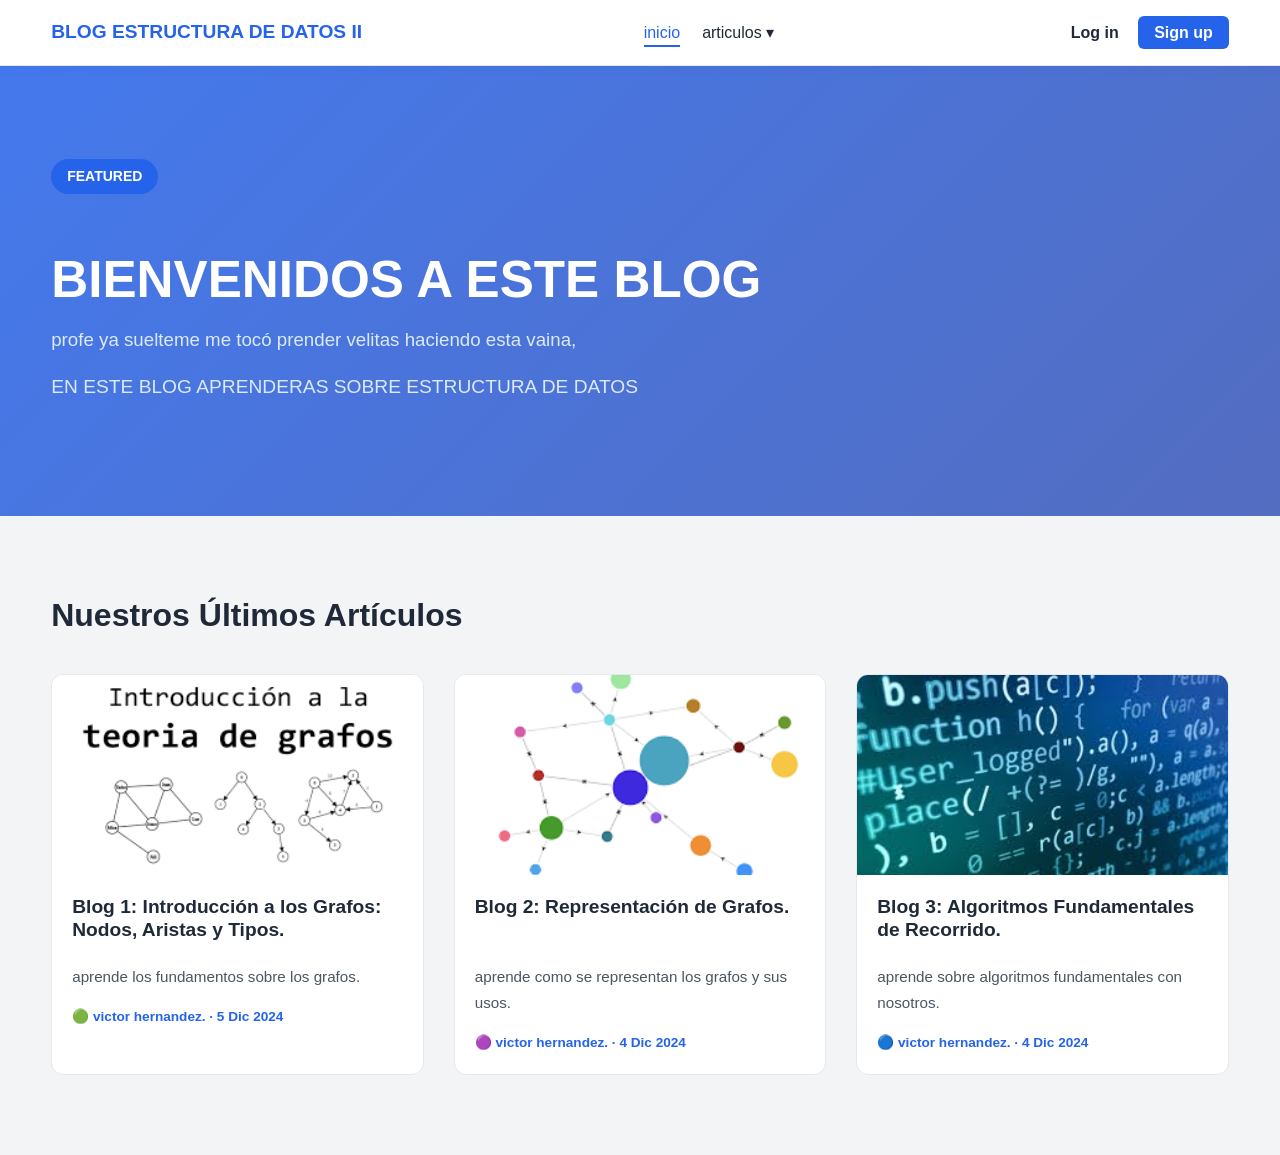
<file: index.html>
<!DOCTYPE html>
<html lang="es">
<head>
    <meta charset="UTF-8">
    <meta name="viewport" content="width=device-width, initial-scale=1.0">
    <title>Home – Blogs</title>
    <link rel="stylesheet" href="style.css"> 
</head>
<body>

<header class="navbar">
    <div class="nav-container">
        <div class="logo">BLOG ESTRUCTURA DE DATOS II</div>
        <nav>
            <ul class="nav-links">
                <li><a href="index.html" class="active">inicio</a></li> 

                <li class="dropdown">
                    <a href="#">articulos ▾</a>
                    <ul class="dropdown-menu">
                        <li><a href="blog1.html">Introducción a los Grafos</a></li>
                        <li><a href="blog2.html">Representación de Grafos</a></li>
                        <li><a href="blog3.html">Algoritmos de Recorrido</a></li>
                    </ul>
                </li>
            </ul>
        </nav>

        <div class="auth-buttons">
            <a href="#" class="login">Log in</a>
            <a href="#" class="signup">Sign up</a>
        </div>
    </div>
</header>

<section class="hero">
    <div class="hero-content">
        <span class="badge">FEATURED</span>
        <h1>BIENVENIDOS A ESTE BLOG</h1>
        <h3>profe ya suelteme me tocó prender velitas haciendo esta vaina,</h3>
        <p>EN ESTE BLOG APRENDERAS SOBRE ESTRUCTURA DE DATOS</p>
    </div>
</section>

<section class="articles">
    <h2>Nuestros Últimos Artículos</h2>

    <div class="articles-grid">

        <a href="blog1.html" class="card">
            <img src="[data-uri]" alt="">
            <div class="card-content">
                <h3>Blog 1: Introducción a los Grafos: Nodos, Aristas y Tipos.</h3>
                <p>aprende los fundamentos sobre los grafos.</p>
                <span class="meta">🟢 victor hernandez. · 5 Dic 2024</span>
            </div>
        </a>

        <a href="blog2.html" class="card">
            <img src="[data-uri]" alt="">
            <div class="card-content">
                <h3>Blog 2: Representación de Grafos.</h3>
                <p>aprende como se representan los grafos y sus usos.</p>
                <span class="meta">🟣 victor hernandez. · 4 Dic 2024</span>
            </div>
        </a>

        <a href="blog3.html" class="card">
            <img src="[data-uri]" alt="">
            <div class="card-content">
                <h3>Blog 3: Algoritmos Fundamentales de Recorrido.</h3>
                <p>aprende sobre algoritmos fundamentales con nosotros.</p>
                <span class="meta">🔵 victor hernandez. · 4 Dic 2024</span>
            </div>
        </a>

    </div>
</section>

</body>
</html>
</file>
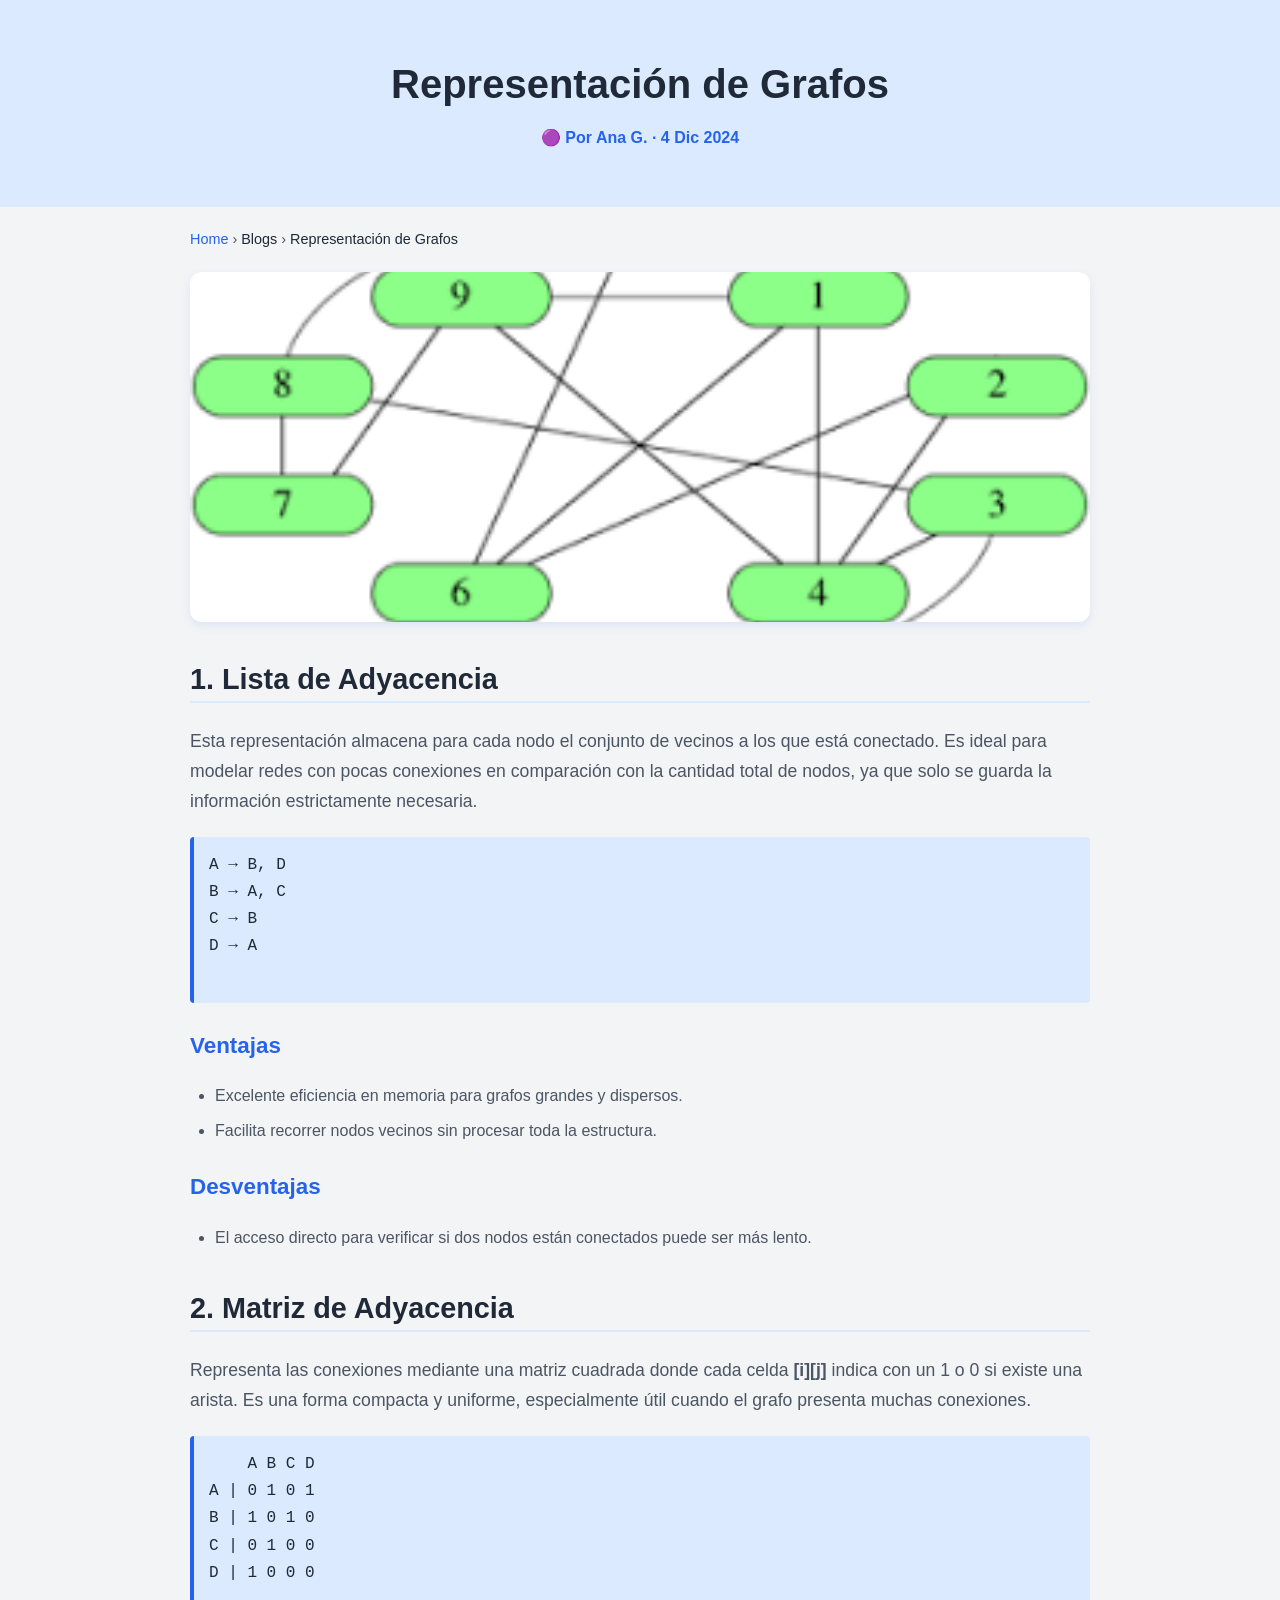
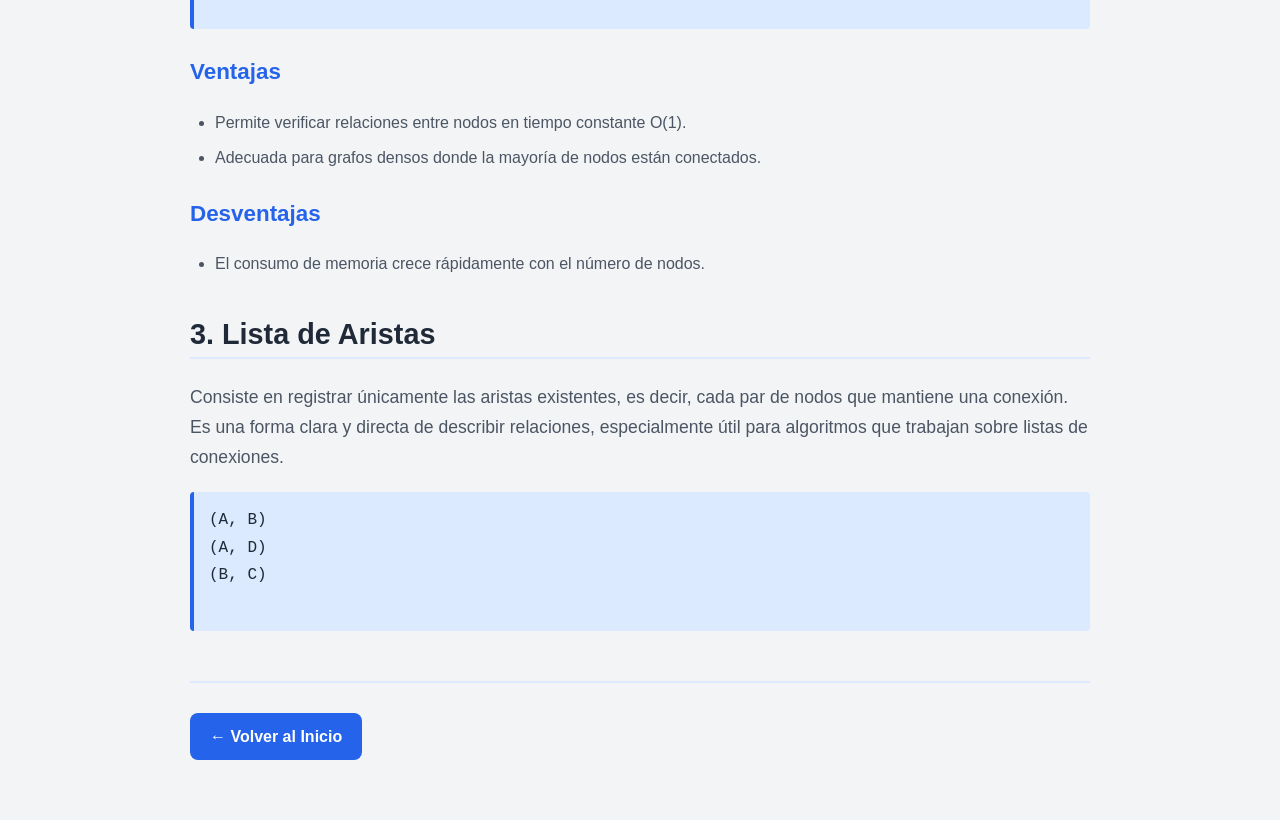
<file: blog2.html>
<!DOCTYPE html>
<html lang="es">
<head>
    <meta charset="UTF-8">
    <meta name="viewport" content="width=device-width, initial-scale=1.0">
    <title>Representación de Grafos</title>
    <link rel="stylesheet" href="style.css">
</head>
<body>

<header class="blog-header">
    <div class="blog-hero-container">
        <h1>Representación de Grafos</h1>
        <p class="hero-meta">🟣 Por Ana G. · 4 Dic 2024</p>
    </div>
</header>

<nav class="breadcrumb">
    <a href="index.html">Home</a> › 
    <span>Blogs</span> › 
    <span>Representación de Grafos</span>
</nav>

<div class="blog-wrapper">

    <div class="blog-image">
        <img src="[data-uri]" alt="">
    </div>

    <main class="blog-content">

        <h2>1. Lista de Adyacencia</h2>
        <p>
            Esta representación almacena para cada nodo el conjunto de vecinos a los que está conectado.
            Es ideal para modelar redes con pocas conexiones en comparación con la cantidad total de nodos,
            ya que solo se guarda la información estrictamente necesaria.
        </p>

        <pre>
A → B, D
B → A, C
C → B
D → A
        </pre>

        <h3>Ventajas</h3>
        <ul>
            <li>Excelente eficiencia en memoria para grafos grandes y dispersos.</li>
            <li>Facilita recorrer nodos vecinos sin procesar toda la estructura.</li>
        </ul>

        <h3>Desventajas</h3>
        <ul>
            <li>El acceso directo para verificar si dos nodos están conectados puede ser más lento.</li>
        </ul>

        <h2>2. Matriz de Adyacencia</h2>
        <p>
            Representa las conexiones mediante una matriz cuadrada donde cada celda <strong>[i][j]</strong> 
            indica con un 1 o 0 si existe una arista. Es una forma compacta y uniforme, especialmente útil
            cuando el grafo presenta muchas conexiones.
        </p>

        <pre>
    A B C D
A | 0 1 0 1
B | 1 0 1 0
C | 0 1 0 0
D | 1 0 0 0
        </pre>

        <h3>Ventajas</h3>
        <ul>
            <li>Permite verificar relaciones entre nodos en tiempo constante O(1).</li>
            <li>Adecuada para grafos densos donde la mayoría de nodos están conectados.</li>
        </ul>

        <h3>Desventajas</h3>
        <ul>
            <li>El consumo de memoria crece rápidamente con el número de nodos.</li>
        </ul>

        <h2>3. Lista de Aristas</h2>
        <p>
            Consiste en registrar únicamente las aristas existentes, es decir, cada par de nodos que mantiene
            una conexión. Es una forma clara y directa de describir relaciones, especialmente útil para 
            algoritmos que trabajan sobre listas de conexiones.
        </p>

        <pre>
(A, B)
(A, D)
(B, C)
        </pre>

    </main>

    <div class="blog-actions">
        <a class="back-button" href="index.html">← Volver al Inicio</a>
    </div>

</div>

</body>
</html>
</file>
<file: style.css>
/* --------------------------------------------------------------------------------------- */
/* BLOG STYLESHEET - ORGANIZACIÓN PROFESIONAL                     */
/* --------------------------------------------------------------------------------------- */

/*
| TABLA DE CONTENIDO:
| 1. GLOBAL & RESET
| 2. NAVBAR & HEADER
| 3. HERO BANNER
| 4. HOME GRID (TARJETAS DE ARTÍCULOS)
| 5. BLOG TEMPLATE (PÁGINAS INTERNAS)
| 6. RESPONSIVIDAD (MEDIA QUERIES)
*/

/* --------------------------------------------------------------------------------------- */
/* 1. GLOBAL & RESET */
/* --------------------------------------------------------------------------------------- */

/* Paleta de colores principal */
:root {
    --primary-blue: #2563eb;        /* Azul principal más vibrante */
    --secondary-blue: #3b82f6;      /* Azul secundario */
    --dark-blue: #1e40af;           /* Azul oscuro para hover */
    --light-blue: #dbeafe;          /* Azul muy claro para fondos */
    --neutral-gray: #4b5563;        /* Gris neutro para texto */
    --dark-gray: #1f2937;           /* Gris oscuro para títulos */
    --light-gray: #f3f4f6;          /* Gris claro para fondos */
    --white: #ffffff;               /* Blanco puro */
    --shadow-color: rgba(37, 99, 235, 0.1); /* Sombra con tono azul */
}

body {
    font-family: 'Inter', sans-serif, Arial; 
    margin: 0;
    padding: 0;
    line-height: 1.7; 
    background-color: var(--light-gray); 
    color: var(--neutral-gray); 
}

img {
    max-width: 100%;
    display: block;
    height: auto;
    object-fit: cover;
}

h1, h2, h3 {
    font-weight: 700;
    color: var(--dark-gray); 
    line-height: 1.2;
}

/* Estilo para bloques de código o pseudocódigo */
pre {
    background-color: var(--light-blue);
    border-left: 4px solid var(--primary-blue);
    padding: 15px;
    margin: 20px 0;
    overflow-x: auto;
    font-family: 'Courier New', monospace;
    color: var(--dark-gray);
    border-radius: 4px;
}

/* --------------------------------------------------------------------------------------- */
/* 2. NAVBAR & HEADER */
/* --------------------------------------------------------------------------------------- */

.navbar {
    background: var(--white);
    border-bottom: 1px solid #e5e7eb;
    padding: 16px 0;
    position: sticky;
    top: 0;
    z-index: 1000;
    box-shadow: 0 2px 10px var(--shadow-color);
}

.nav-container {
    width: 92%;
    max-width: 1200px;
    margin: 0 auto;
    display: flex;
    justify-content: space-between;
    align-items: center;
}

.logo {
    font-size: 1.2rem;
    font-weight: 700;
    color: var(--primary-blue);
}

.nav-links {
    display: flex;
    gap: 22px;
    list-style: none;
    padding: 0;
    margin: 0;
}

.nav-links a {
    text-decoration: none;
    color: var(--dark-gray);
    font-weight: 500;
    padding: 5px 0;
    transition: color 0.2s;
}

.nav-links a:hover {
    color: var(--primary-blue);
}

.nav-links a.active {
    border-bottom: 2px solid var(--primary-blue);
    padding-bottom: 4px;
    color: var(--primary-blue);
}

/* Dropdown */
.dropdown {
    position: relative;
}

.dropdown-menu {
    display: none;
    position: absolute;
    top: 28px;
    left: 0;
    background: var(--white);
    padding: 10px 0;
    border-radius: 6px;
    border: 1px solid #e5e7eb;
    list-style: none;
    width: 230px;
    box-shadow: 0 4px 12px var(--shadow-color);
    z-index: 1001;
}

.dropdown:hover .dropdown-menu {
    display: block;
}

.dropdown-menu li a {
    padding: 10px 15px;
    display: block;
    color: var(--neutral-gray);
}

.dropdown-menu li a:hover {
    background-color: var(--light-blue);
    color: var(--primary-blue);
}

/* Botones de Autenticación */
.auth-buttons a {
    margin-left: 15px;
    text-decoration: none;
    font-weight: 600;
    color: var(--dark-gray);
}

.auth-buttons .signup {
    background-color: var(--primary-blue);
    color: var(--white);
    padding: 8px 16px;
    border-radius: 6px;
    transition: background-color 0.3s;
}

.auth-buttons .signup:hover {
    background-color: var(--dark-blue);
}

.auth-buttons .login:hover {
    color: var(--primary-blue);
}

/* --------------------------------------------------------------------------------------- */
/* 3. HERO BANNER */
/* --------------------------------------------------------------------------------------- */

.hero {
    background: url('https://images.unsplash.com/photo-1550592704-6c36ce8b25df?auto=format&fit=crop&w=1600&q=80') center/cover no-repeat; 
    height: 450px; 
    display: flex;
    align-items: center;
    color: var(--white);
    position: relative;
}

.hero::before {
    content: "";
    position: absolute;
    inset: 0;
    background: linear-gradient(135deg, rgba(37, 99, 235, 0.85), rgba(30, 64, 175, 0.75));
}

.hero-content {
    position: relative;
    width: 92%;
    max-width: 1200px;
    margin: 0 auto;
}

.hero h1 {
    font-size: 3.2rem;
    margin-bottom: 10px;
    color: var(--white);
}

.hero h3 {
    color: var(--light-blue); 
    font-weight: 400;
}

.hero p {
    font-size: 1.2rem;
    max-width: 700px;
    color: var(--light-blue);
}

.badge {
    background: var(--primary-blue);
    padding: 6px 16px;
    border-radius: 20px;
    font-size: 14px;
    font-weight: 600;
    display: inline-block;
    margin-bottom: 12px;
    color: var(--white);
}

/* --------------------------------------------------------------------------------------- */
/* 4. HOME GRID (TARJETAS DE ARTÍCULOS) */
/* --------------------------------------------------------------------------------------- */

.articles {
    width: 92%;
    max-width: 1200px;
    margin: 80px auto;
}

.articles h2 {
    font-size: 2rem;
    margin-bottom: 40px;
    color: var(--dark-gray);
}

.articles-grid {
    display: grid;
    grid-template-columns: repeat(3, 1fr);
    gap: 30px; 
}

.card {
    background: var(--white);
    border-radius: 12px;
    border: 1px solid #e5e7eb;
    text-decoration: none;
    color: var(--dark-gray);
    overflow: hidden;
    transition: transform .3s ease, box-shadow .3s ease, border-color .3s ease;
}

.card:hover {
    transform: translateY(-8px); 
    box-shadow: 0 12px 25px var(--shadow-color);
    border-color: var(--primary-blue);
}

.card img {
    height: 200px;
    width: 100%;
    object-fit: cover;
}

.card-content {
    padding: 20px;
}

.card-content h3 {
    font-size: 1.2rem;
    margin-top: 0;
    min-height: 50px; 
    color: var(--dark-gray);
}

.card-content h3:hover {
    color: var(--primary-blue);
}

.card-content p {
    color: var(--neutral-gray);
    font-size: 0.95rem;
}

.meta {
    display: block;
    margin-top: 15px;
    color: var(--primary-blue);
    font-size: 0.85rem;
    font-weight: 600;
}

/* --------------------------------------------------------------------------------------- */
/* 5. BLOG TEMPLATE (PÁGINAS INTERNAS) */
/* --------------------------------------------------------------------------------------- */

.blog-header {
    background-color: var(--light-blue);
    padding: 60px 0 40px 0;
    text-align: center;
}

.blog-hero-container {
    width: 92%;
    max-width: 900px;
    margin: 0 auto;
}

.blog-hero-container h1 {
    font-size: 2.5rem;
    margin: 0 0 10px 0;
    color: var(--dark-gray);
}

.blog-hero-container .hero-meta {
    color: var(--primary-blue);
    font-size: 1rem;
    font-weight: 600;
}

.breadcrumb {
    width: 92%;
    max-width: 900px;
    margin: 20px auto;
    color: var(--neutral-gray);
    font-size: 0.9rem;
}

.breadcrumb a {
    text-decoration: none;
    color: var(--primary-blue);
}

.breadcrumb a:hover {
    color: var(--dark-blue);
}

.breadcrumb span {
    color: var(--dark-gray);
}

.blog-wrapper {
    width: 92%;
    max-width: 900px;
    margin: 0 auto 60px auto;
}

.blog-image img {
    width: 100%;
    height: 350px;
    border-radius: 12px;
    margin-bottom: 40px;
    box-shadow: 0 4px 10px var(--shadow-color);
}

.blog-content {
    background: transparent; 
    padding: 0;
    box-shadow: none;
}

.blog-content h2 {
    font-size: 1.8rem;
    margin-top: 40px;
    padding-bottom: 5px;
    border-bottom: 2px solid var(--light-blue);
    color: var(--dark-gray);
}

.blog-content h3 {
    font-size: 1.4rem;
    margin-top: 30px;
    color: var(--primary-blue);
}

.blog-content p {
    margin-bottom: 20px;
    font-size: 1.1rem; 
    color: var(--neutral-gray);
}

.blog-content ul {
    list-style: disc;
    padding-left: 25px;
    color: var(--neutral-gray);
}

.blog-content li {
    margin-bottom: 8px;
}

/* Botones al final del blog */
.blog-actions {
    margin-top: 50px;
    padding-top: 30px;
    border-top: 2px solid var(--light-blue);
}

.back-button {
    display: inline-block;
    padding: 10px 20px;
    background: var(--primary-blue);
    color: var(--white);
    text-decoration: none;
    border-radius: 8px;
    font-size: 1rem;
    font-weight: 600;
    transition: background-color 0.3s;
}

.back-button:hover {
    background-color: var(--dark-blue);
}

/* --------------------------------------------------------------------------------------- */
/* 6. RESPONSIVIDAD (MEDIA QUERIES) */
/* --------------------------------------------------------------------------------------- */

@media (max-width: 768px) {
    .nav-links, .auth-buttons {
        display: none; 
    }
    
    .nav-container {
        justify-content: center;
    }
    
    .articles-grid {
        grid-template-columns: 1fr;
    }
    
    .hero {
        height: 300px;
    }
    
    .hero-content {
        margin: 0 20px;
        text-align: center;
    }
    
    .hero h1 {
        font-size: 2.2rem;
    }
    
    .blog-hero-container h1 {
        font-size: 2rem;
    }
    
    .blog-image img {
        height: 250px;
    }
}
</file>
